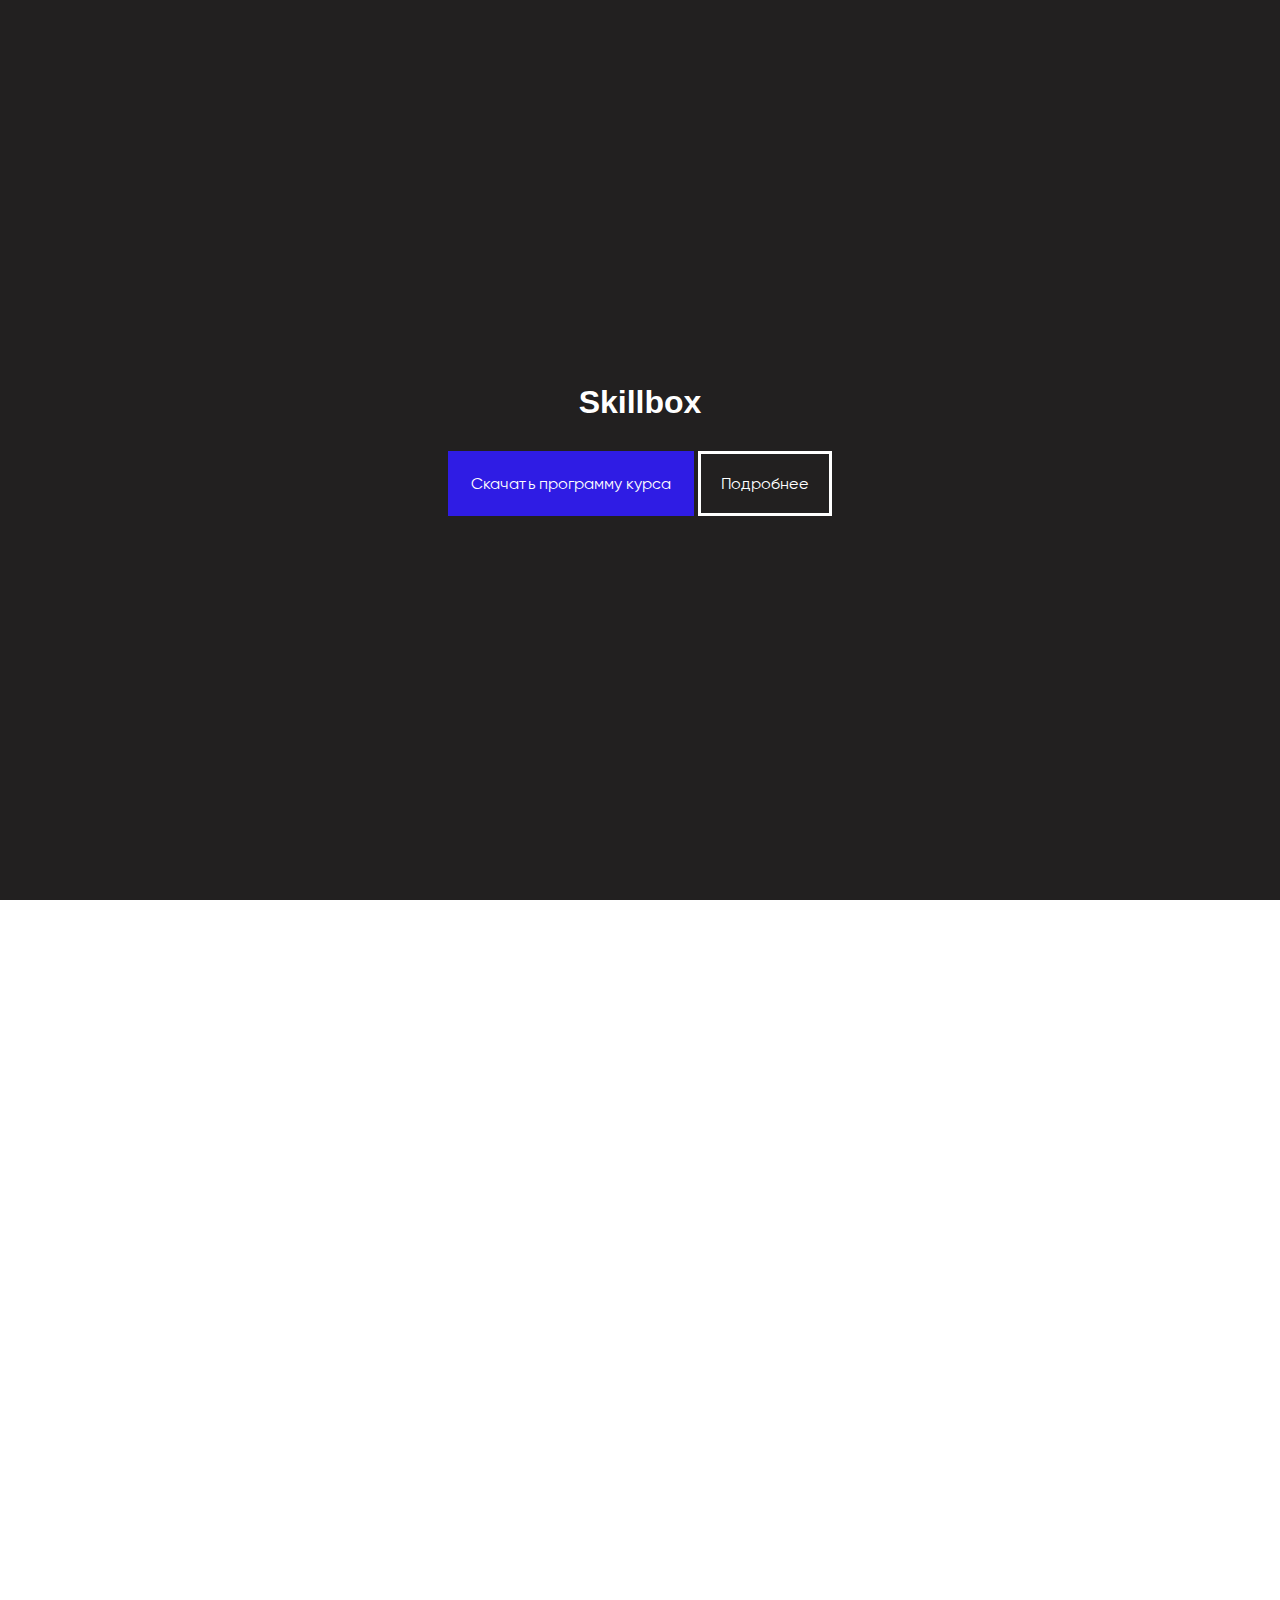
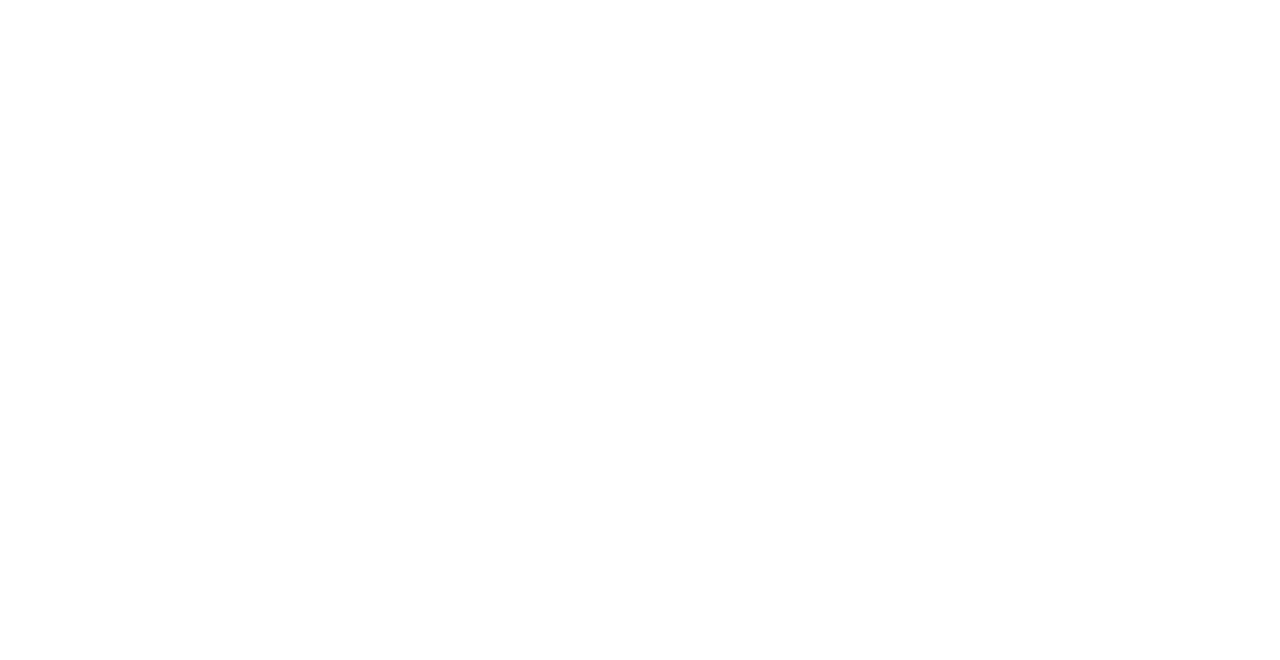
<file: index.html>
<!DOCTYPE html>
<html lang="ru">
<head>
    <meta charset="UTF-8">
    <title>HomeTask</title>
    <link rel="stylesheet" href="css/style.css">
</head>
  <body>
    <div class="main-content">
      <h1 class="main-title"><a href="https://skillbox.ru/" target="_blank">Skillbox</a></h1>
      <div class="links">
        <a class="links__download" href="doc/2.7_Skillbox_Layout.docx" download>Скачать программу курса</a>
        <a class="links__more" href="program.html">Подробнее</a>
      </div>
    </div>
  </body>
</html>
</file>
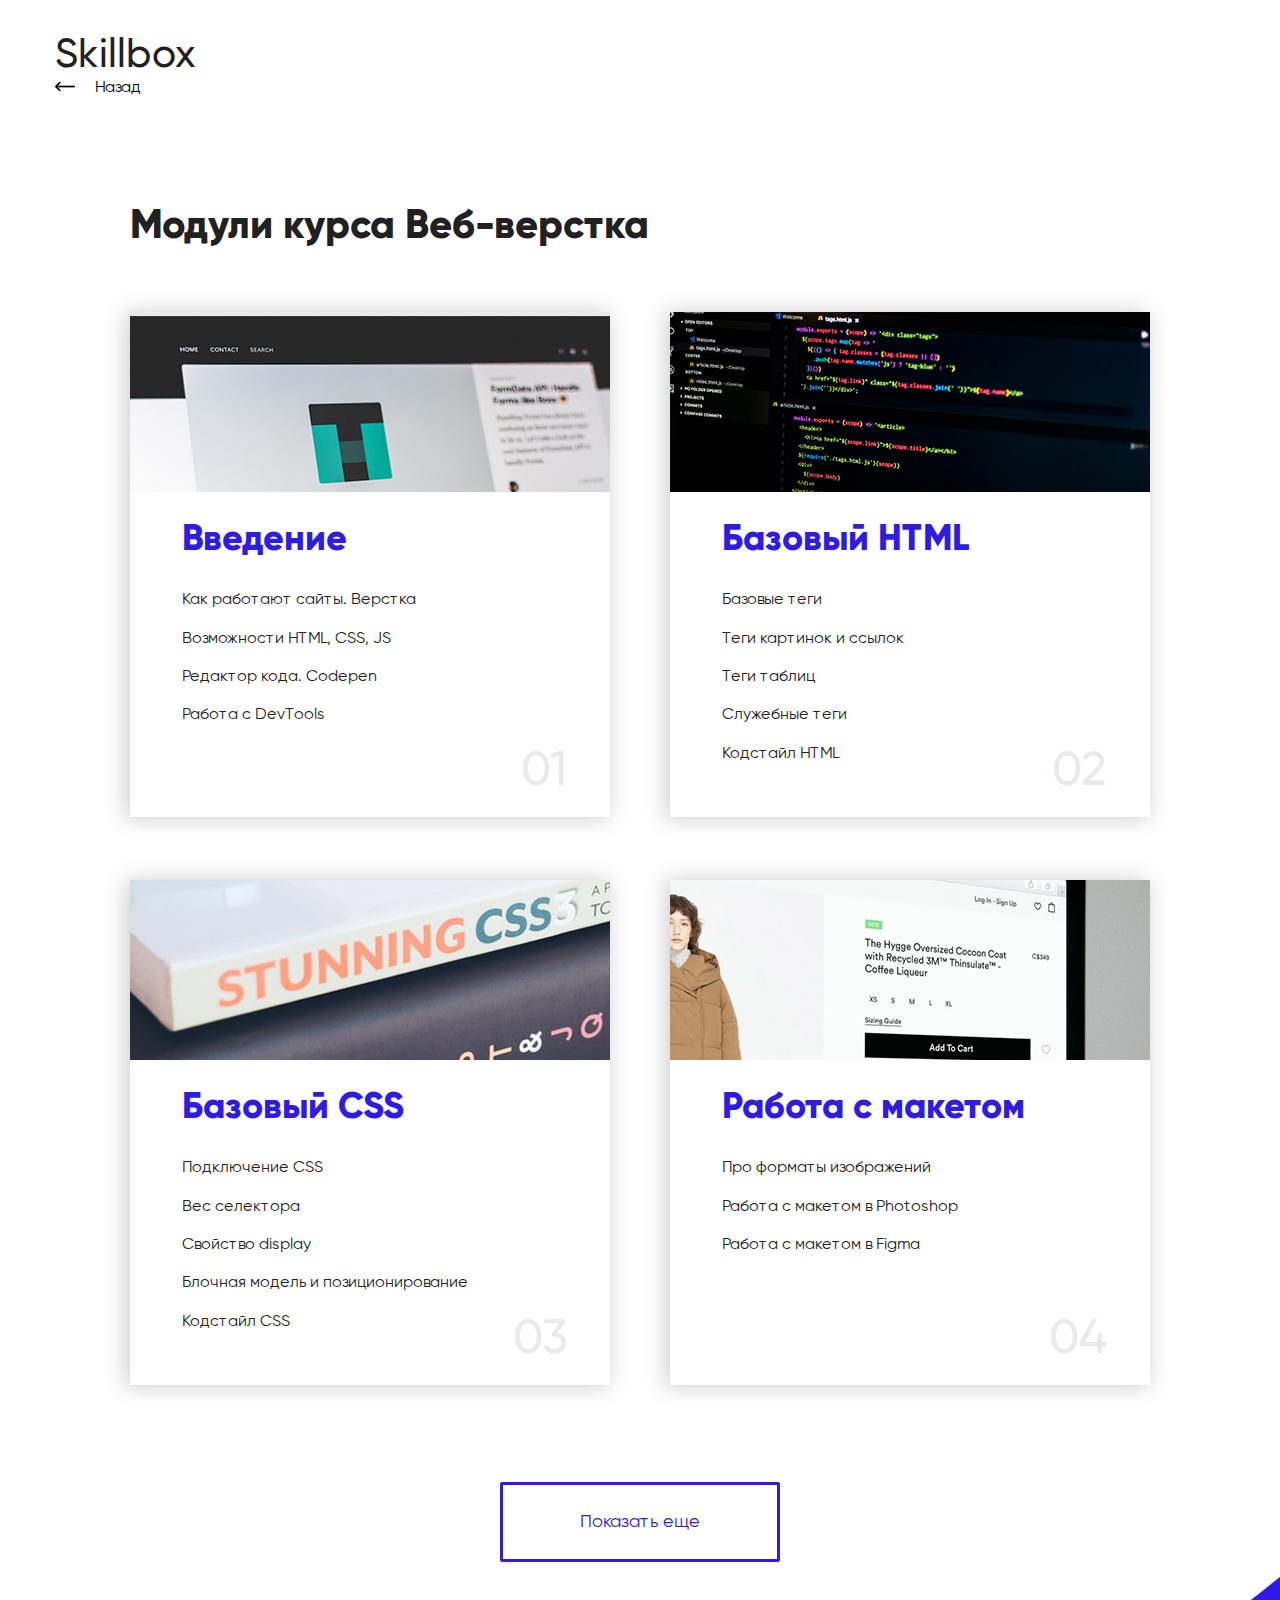
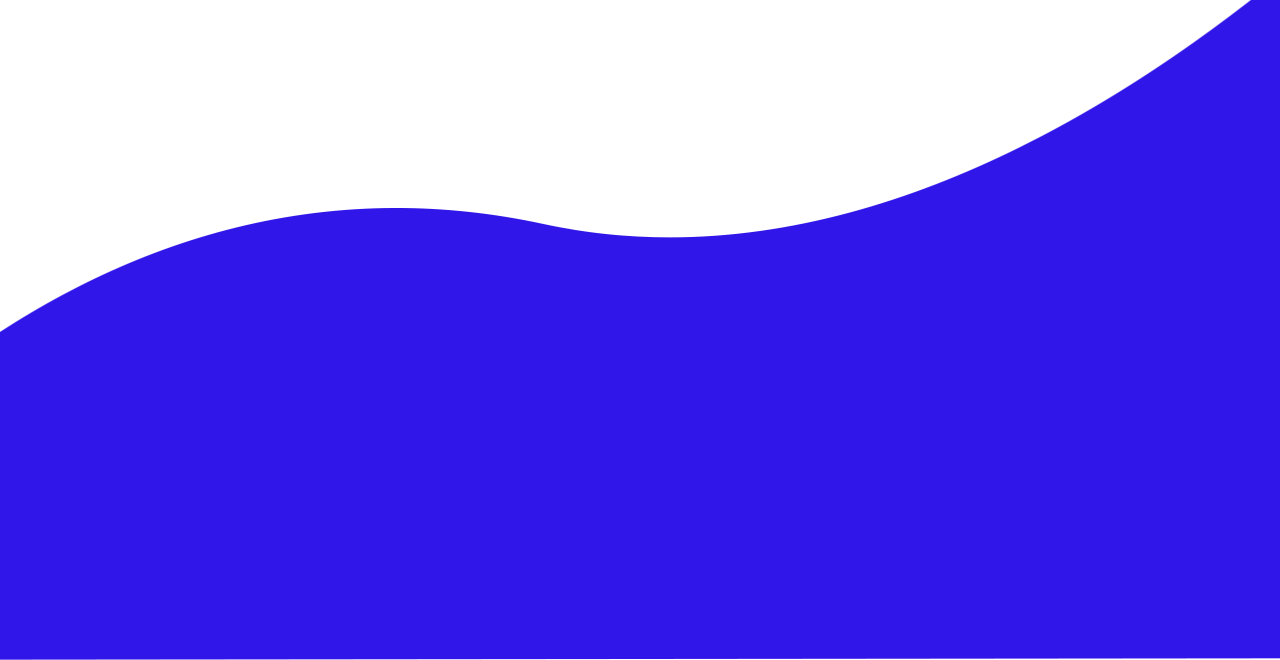
<file: modules.html>
<!DOCTYPE html>
<html lang="en">
<head>
  <meta charset="UTF-8">
  <title>HomeTask</title>
  <link rel="stylesheet" href="css/style.css">
</head>
  <body class="body-bgrnd">
    <div class="container">
      <h4>Skillbox</h4>
      <a class="links__back" href="program.html">Назад</a>
      <section class="modules">
        <h1 class="modules-title">Модули курса Веб-верстка</h1>
          <div class="modules__content">

            <div class="modules__card">
              <img src="img/modules-picture-1.jpg" alt="изображение">
              <div class="modules__text">
                <h3 class="modules__card-title">Введение</h3>
                <ul class="modules__card-list">
                  <li>
                    Как работают сайты. Верстка
                  </li>
                  <li>
                    Возможности HTML, CSS, JS
                  </li>
                  <li>
                    Редактор кода. Codepen
                  </li>
                  <li>
                    Работа с DevTools
                  </li>
                </ul>
              </div>
              <div class="modules__card-num">01</div>
            </div>

            <div class="modules__card">
              <img src="img/modules-picture-2.jpg" alt="изображение">
              <div class="modules__text">
                <h3 class="modules__card-title">Базовый HTML</h3>
                <ul class="modules__card-list">
                  <li>
                    Базовые теги
                  </li>
                  <li>
                    Теги картинок и ссылок
                  </li>
                  <li>
                    Теги таблиц
                  </li>
                  <li>
                    Служебные теги
                  </li>
                  <li>
                    Кодстайл HTML
                  </li>
                </ul>
              </div>
              <div class="modules__card-num">02</div>
            </div>

            <div class="modules__card">
              <img src="img/modules-picture-3.jpg" alt="изображение">
              <div class="modules__text">
                <h3 class="modules__card-title">Базовый CSS</h3>
                <ul class="modules__card-list">
                  <li>
                    Подключение CSS
                  </li>
                  <li>
                    Вес селектора
                  </li>
                  <li>
                    Свойство display
                  </li>
                  <li>
                    Блочная модель и позиционирование
                  </li>
                  <li>
                    Кодстайл CSS
                  </li>
                </ul>
              </div>
              <div class="modules__card-num">03</div>
            </div>

            <div class="modules__card">
              <img src="img/modules-picture-4.jpg" alt="изображение">
              <div class="modules__text">
                <h3 class="modules__card-title">Работа с макетом</h3>
                <ul class="modules__card-list">
                  <li>
                    Про форматы изображений
                  </li>
                  <li>
                    Работа с макетом в Photoshop
                  </li>
                  <li>
                    Работа с макетом в Figma
                  </li>
                </ul>
              </div>
              <div class="modules__card-num">04</div>
            </div>

          </div>
      </section>
      <div class="button button-show">
        Показать еще
      </div>
    </div>
  </body>
</html>
</file>
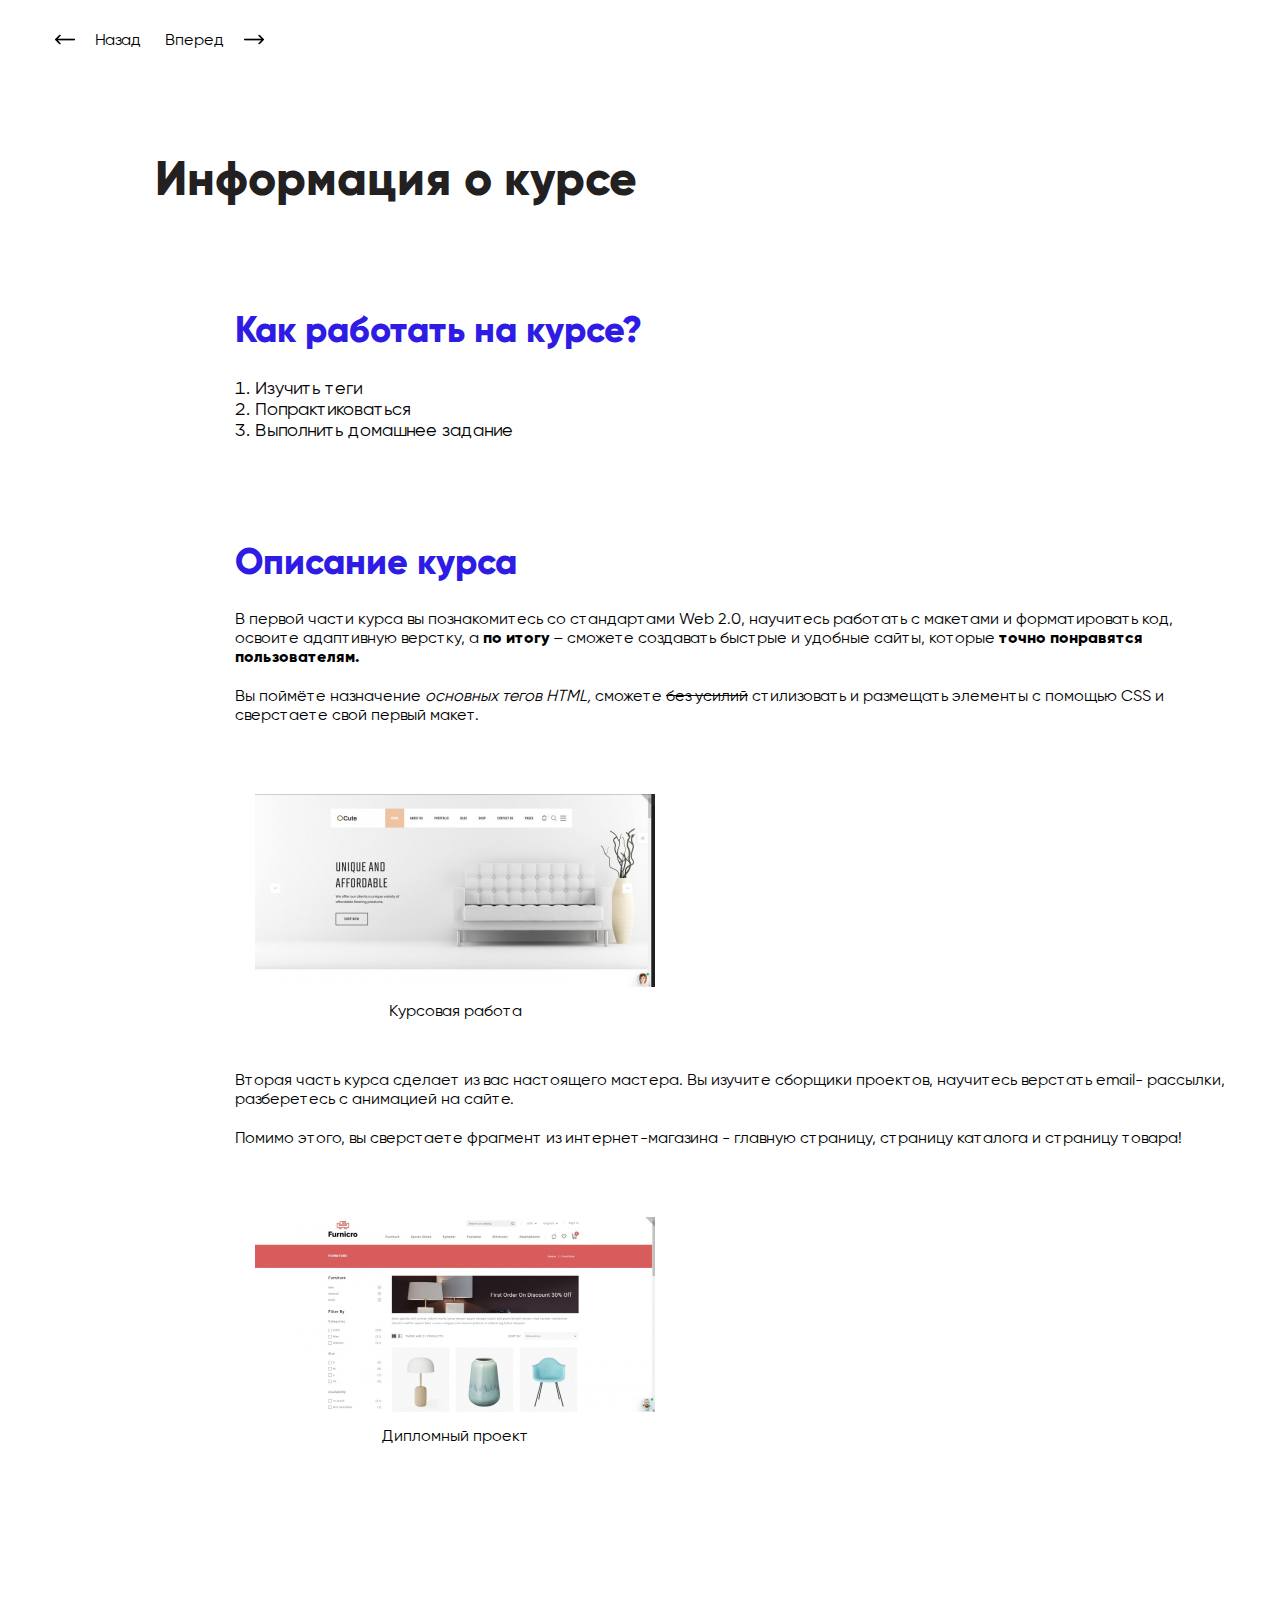
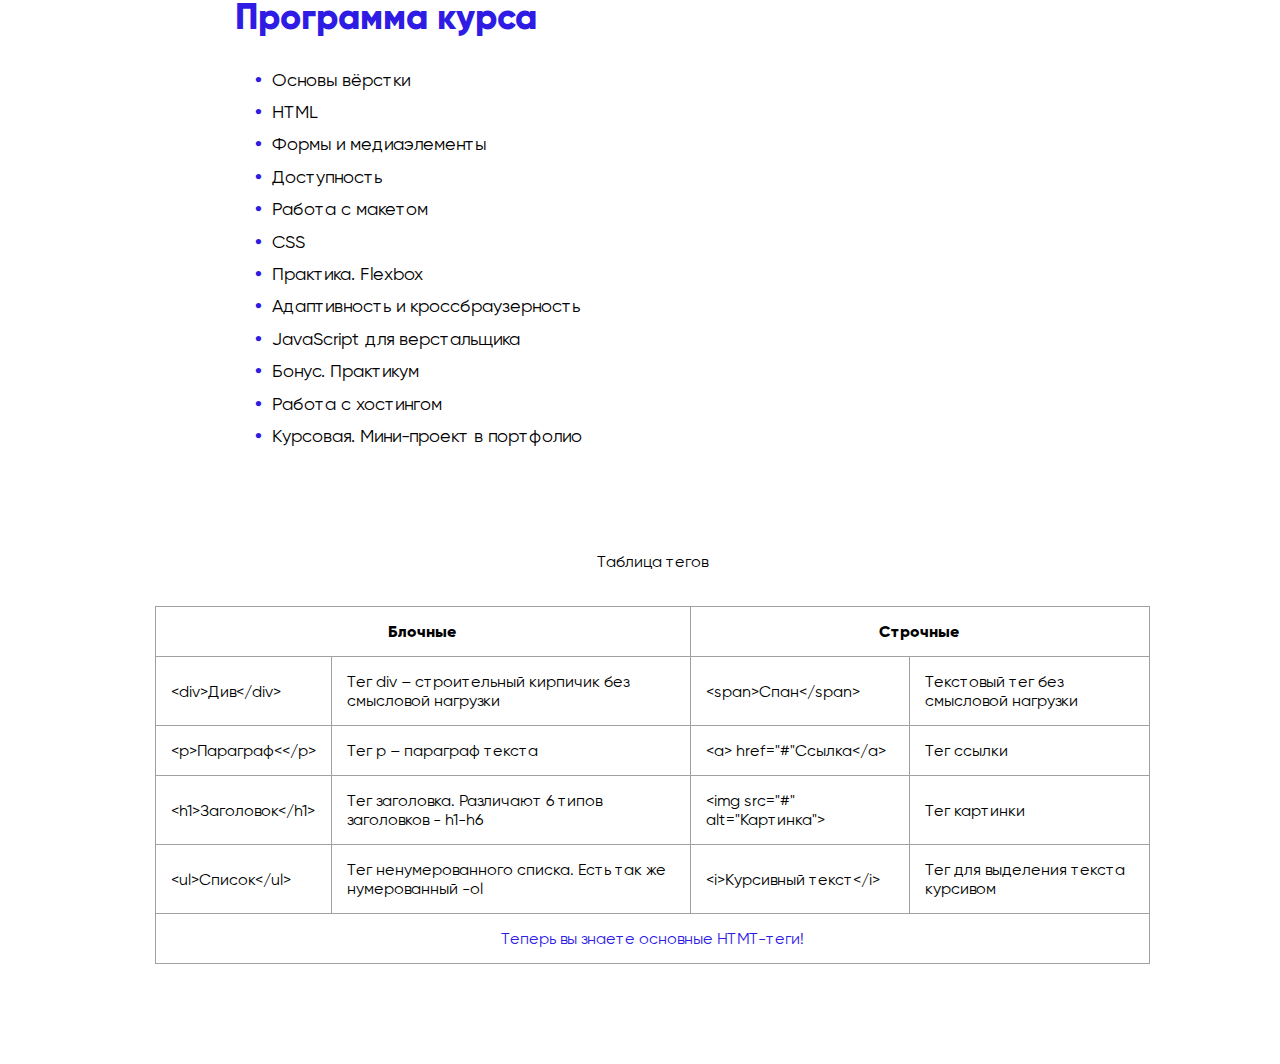
<file: program.html>
<!DOCTYPE html>
<html lang="ru">
<head>
    <meta charset="UTF-8">
  <title>HomeTask</title>
  <link rel="stylesheet" href="css/style.css">
</head>
  <body>
    <div class="container">
      <a class="links__back" href="index.html">Назад</a>
      <a class="links__forward" href="modules.html">Вперед</a>
      <h1 class="container__title">Информация о курсе</h1>
      <h2 class="blue-title">Как работать на курсе?</h2>
      <ol class="list">
        <li class="blue-line"><a href="#tags">Изучить теги</a></li>
        <li>Попрактиковаться</li>
        <li>Выполнить домашнее задание</li>
      </ol>

      <h2 class="blue-title">Описание курса</h2>
      <p class="paragraph-text">В первой части курса вы познакомитесь со стандартами Web 2.0, научитесь работать с макетами и форматировать
        код, освоите адаптивную верстку, а <b>по итогу</b> – сможете создавать быстрые и удобные сайты, которые <b>точно понравятся пользователям.</b>
      </p>
      <p class="paragraph-text">
      Вы поймёте назначение <i>основных тегов HTML,</i> сможете <s>без усилий</s>
      стилизовать и размещать элементы с помощью CSS и сверстаете свой первый макет.
      </p>

      <figure>
        <img src="img/2.7_site1.jpeg" alt="Курсовая работа">
        <figcaption>Курсовая работа</figcaption>
      </figure>

      <p class="paragraph-text">Вторая часть курса сделает из вас настоящего мастера. Вы изучите сборщики проектов, научитесь верстать email-
        рассылки, разберетесь с анимацией на сайте.
      </p>
      <p class="paragraph-text">Помимо этого, вы сверстаете фрагмент из интернет-магазина - главную
        страницу, страницу каталога и страницу товара!
      </p>

      <figure>
        <img src="img/2.7_site2.jpeg" alt="Курсовая работа">
        <figcaption>Дипломный проект</figcaption>
      </figure>

      <h2 class="blue-title">Программа курса</h2>
      <ul class="list blue">
        <li >Основы вёрстки</li>
        <li>HTML</li>
        <li>Формы и медиаэлементы</li>
        <li>Доступность</li>
        <li>Работа с макетом</li>
        <li>CSS</li>
        <li>Практика. Flexbox</li>
        <li>Адаптивность и кроссбраузерность</li>
        <li>JavaScript для верстальщика</li>
        <li>Бонус. Практикум</li>
        <li>Работа с хостингом</li>
        <li>Курсовая. Мини-проект в портфолио</li>
      </ul>
      <table class="table">
        <caption id="tags">Таблица тегов</caption>
        <thead>
          <tr>
            <th colspan="2">Блочные</th>
            <th colspan="2">Строчные</th>
          </tr>
        </thead>
        <tbody>
          <tr>
            <td><code>&lt;div&gt;Див&lt;/div&gt;</code></td>
            <td>Тег div – строительный кирпичик без смысловой нагрузки</td>
            <td><code>&lt;span&gt;Спан&lt;/span&gt;</code></td>
            <td>Текстовый тег без смысловой нагрузки</td>
          </tr>
          <tr>
            <td><code>&lt;p&gt;Параграф&lt;&lt;/p&gt;</code></td>
            <td>Тег p – параграф текста</td>
            <td><code>&lt;a&gt; href="#"Ссылка&lt;/a&gt;</code></td>
            <td>Тег ссылки</td>
          </tr>
          <tr>
            <td><code>&lt;h1&gt;Заголовок&lt;/h1&gt;</code></td>
            <td>Тег заголовка. Различают 6 типов заголовков - h1-h6</td>
            <td><code>&lt;img src="#" alt="Картинка"&gt;</code></td>
            <td>Тег картинки</td>
          </tr>
          <tr>
            <td><code>&lt;ul&gt;Список&lt;/ul&gt;</code></td>
            <td>Тег ненумерованного списка. Есть так же нумерованный -ol</td>
            <td><code>&lt;i&gt;Курсивный текст&lt;/i&gt;</code></td>
            <td>Тег для выделения текста курсивом</td>
          </tr>
        </tbody>
        <tfoot>
        <tr>
          <td colspan="4">Теперь вы знаете основные НТМТ-теги!</td>
        </tr>
        </tfoot>
      </table>
    </div>
  </body>
</html>
</file>
<file: css/style.css>
* {
  margin: 0;
  padding: 0;
  box-sizing: border-box;
}

body {
  font-family: 'Gilroy', sans-serif;
  min-height: 2260px;
}

.body-bgrnd {
  background-image: url("../img/wave.png");
  background-repeat: no-repeat;
  background-position: center bottom;
  /*background-attachment: scroll;*/
}


a {
  color: inherit;
  text-decoration: none;
}

/*стили шрифтов*/
@font-face {
  font-family: 'Graphik LCG';
  src: url('../fonts/GraphikLCG-Medium.woff2') format('woff2'),
  url('../fonts/GraphikLCG-Medium.woff') format('woff');
  font-display: swap;
  font-weight: 500;
  font-style: normal;
}

@font-face {
  font-family: 'Gilroy';
  src: url('../fonts/Gilroy-Regular.woff2') format('woff2'),
  url('../fonts/Gilroy-Regular.woff') format('woff');
  font-display: swap;
  font-weight: normal;
  font-style: normal;
}

@font-face {
  font-family: 'Gilroy';
  src: url('../fonts/Gilroy-ExtraBold.woff2') format('woff2'),
  url('../fonts/Gilroy-ExtraBold.woff') format('woff');
  font-display: swap;
  font-weight: 800;
  font-style: normal;
}

@font-face {
  font-family: 'Gilroy';
  src: url('../fonts/Gilroy-Medium.woff2') format('woff2'),
  url('../fonts/Gilroy-Medium.woff') format('woff');
  font-display: swap;
  font-weight: 500;
  font-style: normal;
}

/*стили index.html*/
.main-content {
  background-color: #222020;
  height: 100vh;
  display: flex;
  flex-direction: column;
  justify-content: center;
  align-items: center;
}

.main-title {
  color: #fff;
  font-family: ‘Graphik LCG’, sans-serif;
  margin-bottom: 30px;
}

.links__download {
  display: inline-block;
  padding: 20px;
  color: #fff;
  background-color: #2f1ce4; /*цвет Skillbox - в sass можно создать переменную*/
  border: solid 3px #2f1ce4;
}

.links__more {
  display: inline-block;
  padding: 20px;
  color: #fff;
  background-color: rgba(47, 28, 228, 0);
  border: solid 3px #fff;
}

/*стили program.html*/
.container {
  width: 1170px;
  margin: 0 auto;
  padding: 30px 0;
}

.container__title {
  margin-top: 100px;
  padding-left: 100px;
  font-size: 48px;
  color: #222020;
}

.blue-title {
  margin: 100px 0 25px 0 ;
  padding-left: 180px;
  font-size: 36px;
  color: #2f1ce4;
}

.links__back {
  background-image: url("../img/return.png");
  background-repeat: no-repeat;
  background-position: left center ;
  background-size: 20px;
  padding-left: 40px;
}

.links__forward {
  background-image: url("../img/forward.png");
  background-repeat: no-repeat;
  background-position: right center ;
  background-size: 20px;
  padding-left: 20px;
  padding-right: 40px;
}

.list {
  padding-left: 200px;
  font-size: 18px;
}

.paragraph-text {
  padding-left: 180px;
  margin-bottom: 20px;
}

figure {
  display: inline-block;
  padding-left: 200px;
  margin: 50px 0;
  text-align: center;
}

figure img {
  max-width: 400px;
}

figcaption {
  margin-top: 10px;
}

#tags {
  margin-bottom: 35px;
}

.blue-line a:hover {
  color: #2f1ce4 !important;
  text-decoration: underline !important;
}

.table, td {
  max-width: 85%;
  margin: 100px 0 70px 100px;
  border: #a0a0a0 solid 1px;
  border-collapse: collapse;
}

td, th {
  border-right: #a0a0a0 solid 1px;
  border-collapse: collapse;
  padding: 15px;
}

tfoot {
  text-align: center;
  color: #2f1ce4;
}

.blue li {
  list-style-type: none;  /*Убираем исходные маркеры */
}

.blue li:before {       /* Добавляем другой маркер */
  font-weight: bold;
  line-height: 1.8em;
  color: #2f1ce4;
  content: "•";
  padding-right: 10px;
}

code {
  font-family: 'Gilroy', sans-serif;
  font-size: 16px;
}

/*Стили страници modules*/

h4 {
  font-size: 40px;
  font-weight: 500;
  font-stretch: normal;
  text-align: left;
  color: #222020;
}

.modules {
  margin: 0 auto;
  margin-top: 104px;
  width: 1020px;
}
.modules-title {
  font-size: 40px;
  font-weight: 800;
  color: #222020;
}

.modules__content {
  display: flex;
  justify-content: space-between;
  flex-direction: row;
  flex-wrap: wrap;
  align-self: flex-start;
}

.modules__card {
  display: inline-block;
  position: relative;
  margin-top: 63px;
  width: 480px;
  height: 505px;
  box-shadow: -2.9px 0.9px 20px 0 rgba(83, 83, 83, 0.31);
  background-color: white;
}

.modules__text {
  padding-left: 52px;
}


.modules__card-title {
  margin-top: 14px;
  font-size: 36px;
  font-weight: 800;
  line-height: 1.56;
  text-align: left;
  color: #2f1ce4;
}

.modules__card-list {
  margin-top: 14px;
  font-size: 16px;
  font-weight: 400;
  line-height: 2.4em;
  text-align: left;
  color: #222020;
}

.modules__card-list li {
  list-style-type: none;  /*Убираем исходные маркеры */
}

.modules__card-num {
  position: absolute;
  right: 20px;
  bottom: 20px;
  margin-right: 23px;
  font-size: 48px;
  font-weight: 500;
  line-height: 1.17;
  text-align: right;
  color: #eaeaea;
}

.button-show {
  margin: 0 auto;
  margin-top: 97px;
  padding-top: 8px;
  width: 280px;
  height: 80px;
  border-radius: 2px;
  border: solid 3px #2f1ce4;
  background-color: #fff;
  font-size: 18px;
  font-weight: normal;
  line-height: 3.11;
  text-align: center;
  color: #2f1ce4;
}
</file>
